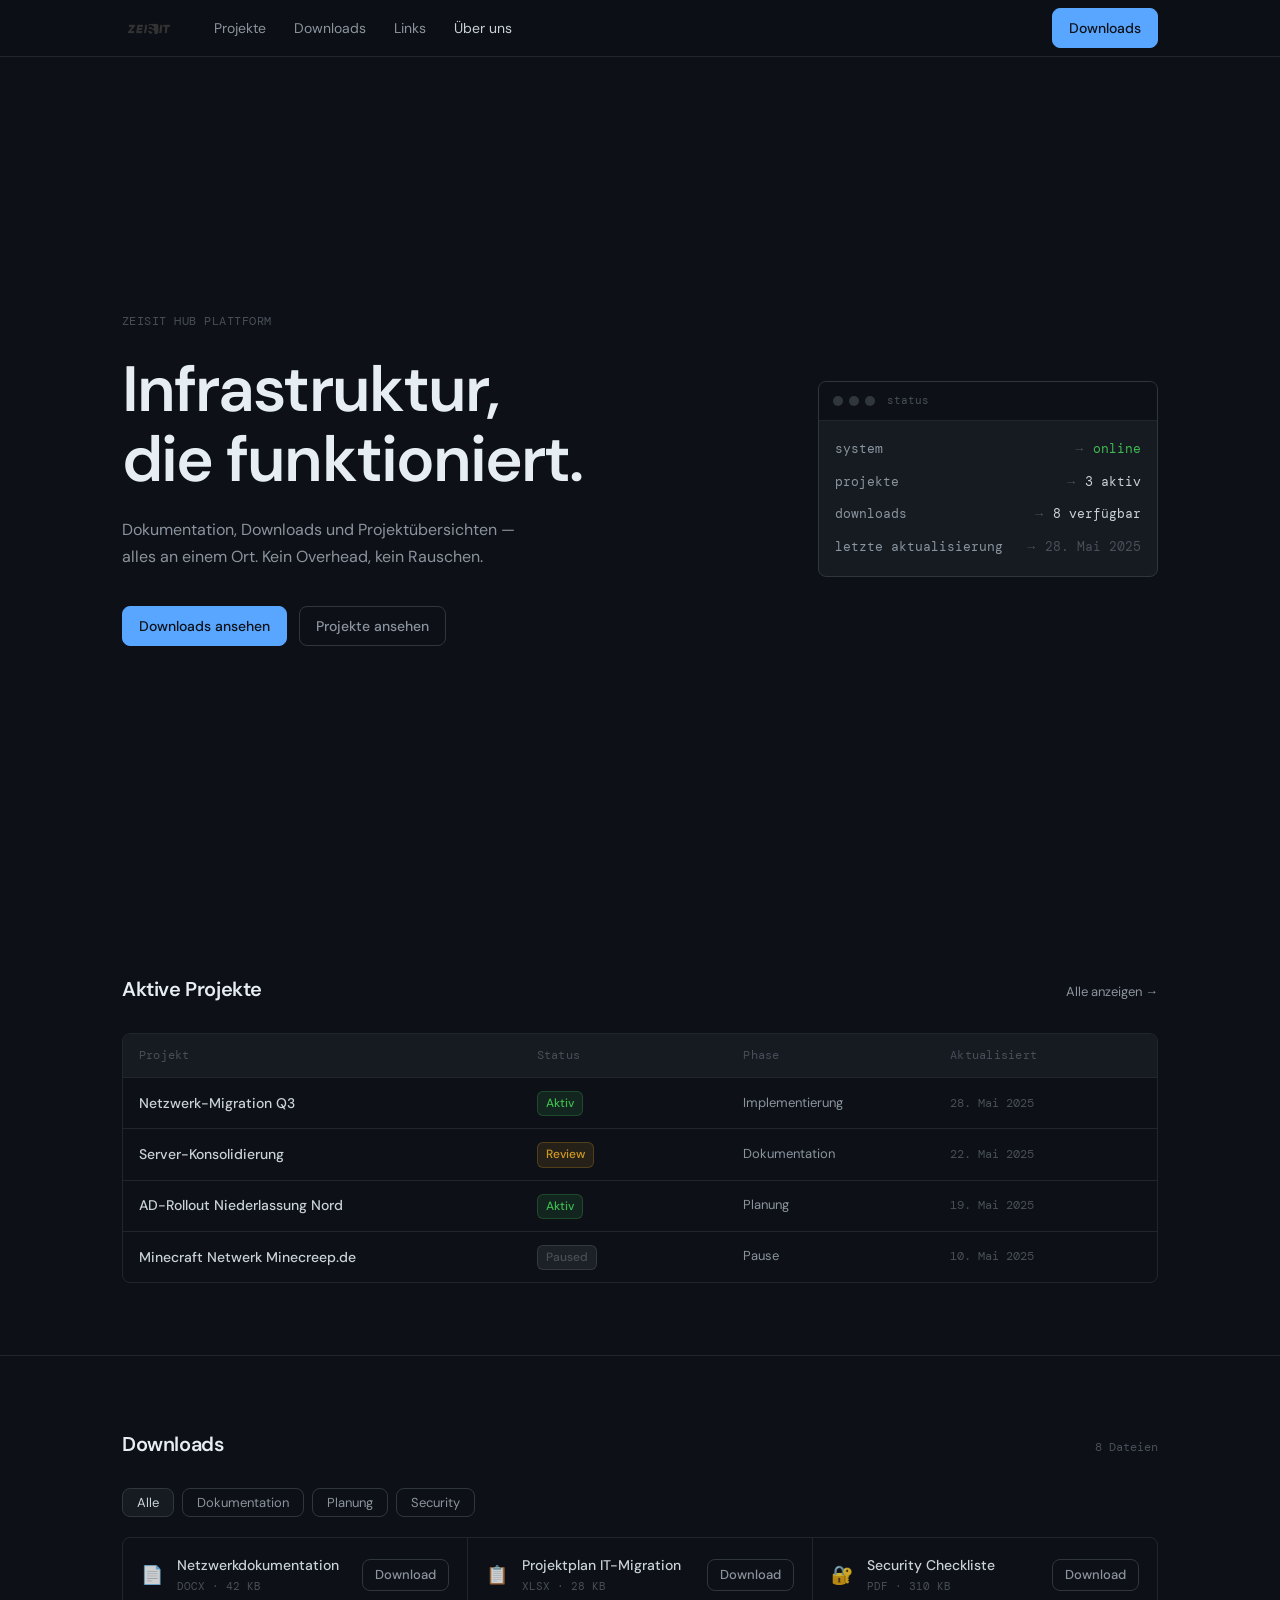
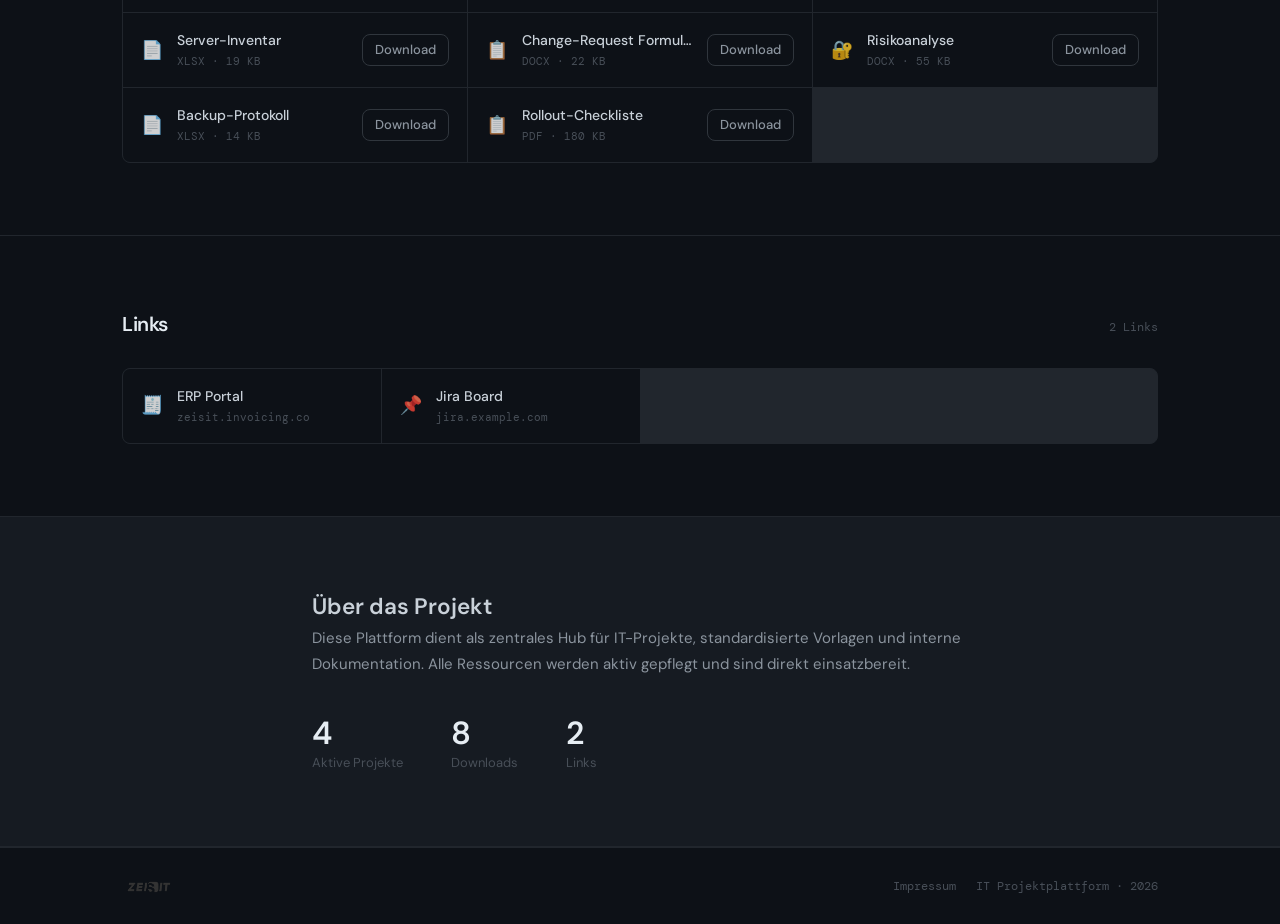
<file: index.html>
<!DOCTYPE html>
<html lang="de">
<head>
  <meta charset="UTF-8" />
  <meta name="viewport" content="width=device-width, initial-scale=1.0" />
  <title>Zeisit</title>
  <link rel="stylesheet" href="style.css" />
</head>
<body>

  <!-- NAV -->
  <nav class="nav">
    <div class="nav-inner">
      <a href="#" class="nav-brand">
        <img src="./assests/img/logo.png" alt="Zeisit" class="nav-logo-img" onerror="this.style.display='none';this.nextElementSibling.style.display='inline'">
        <span class="nav-logo" style="display:none">Zeisit<span class="logo-dot">.</span></span>
      </a>
      <div id="nav-menu" class="nav-menu">
        <ul class="nav-links">
          <li><a href="#projects">Projekte</a></li>
          <li><a href="#templates">Downloads</a></li>
          <li><a href="#links">Links</a></li>
          <li><a href="#about">Über uns</a></li>
        </ul>
        <a href="#templates" class="btn btn-primary">Downloads</a>
      </div>
      <button id="nav-toggle" class="nav-toggle" aria-label="Menu" aria-expanded="false">
        <span></span><span></span><span></span>
      </button>
    </div>
  </nav>

  <!-- HERO -->
  <section class="hero">
    <div class="hero-inner">
      <div class="hero-tag">Zeisit HUB Plattform</div>
      <h1 class="hero-title">Infrastruktur,<br>die funktioniert.</h1>
      <p class="hero-sub">Dokumentation, Downloads und Projektübersichten — alles an einem Ort. Kein Overhead, kein Rauschen.</p>
      <div class="hero-actions">
        <a href="#templates" class="btn btn-primary">Downloads ansehen</a>
        <a href="#projects" class="btn btn-ghost">Projekte ansehen</a>
      </div>
    </div>
    <div class="hero-terminal">
      <div class="terminal-header">
        <span class="t-dot"></span><span class="t-dot"></span><span class="t-dot"></span>
        <span class="terminal-title">status</span>
      </div>
      <div class="terminal-body">
        <div class="t-line"><span class="t-key">system</span><span class="t-sep">→</span><span class="t-val ok">online</span></div>
        <div class="t-line"><span class="t-key">projekte</span><span class="t-sep">→</span><span class="t-val" id="terminal-projects">—</span></div>
        <div class="t-line"><span class="t-key">downloads</span><span class="t-sep">→</span><span class="t-val" id="terminal-downloads">—</span></div>
        <div class="t-line"><span class="t-key">letzte aktualisierung</span><span class="t-sep">→</span><span class="t-val muted" id="terminal-updated">—</span></div>
      </div>
    </div>
  </section>

  <!-- PROJECT OVERVIEW -->
  <section class="section" id="projects">
    <div class="container">
      <div class="section-head">
        <h2>Aktive Projekte</h2>
        <a href="#" class="link-small">Alle anzeigen →</a>
      </div>
      <div class="project-table">
        <div class="table-row table-head">
          <span>Projekt</span>
          <span>Status</span>
          <span>Phase</span>
          <span>Aktualisiert</span>
        </div>
        <div id="projectTable"></div>
      </div>
    </div>
  </section>

  <!-- DIVIDER -->
  <div class="section-divider"></div>

  <!-- DOWNLOADS -->
  <section class="section" id="templates">
    <div class="container">
      <div class="section-head">
        <h2>Downloads</h2>
        <span class="count-tag" id="downloads-count">—</span>
      </div>

      <div class="template-filters">
        <button class="filter-btn active" data-filter="all">Alle</button>
        <button class="filter-btn" data-filter="docs">Dokumentation</button>
        <button class="filter-btn" data-filter="planning">Planung</button>
        <button class="filter-btn" data-filter="security">Security</button>
      </div>

      <div class="template-grid" id="templateGrid"></div>
    </div>
  </section>

  <!-- DIVIDER -->
  <div class="section-divider"></div>

  <!-- LINKS -->
  <section class="section" id="links">
    <div class="container">
      <div class="section-head">
        <h2>Links</h2>
        <span class="count-tag" id="links-count">—</span>
      </div>
      <div class="link-grid" id="linkGrid"></div>
    </div>
  </section>

  <!-- ABOUT -->
  <section class="section section-alt" id="about">
    <div class="container container-narrow">
      <h2>Über das Projekt</h2>
      <p class="about-text">Diese Plattform dient als zentrales Hub für IT-Projekte, standardisierte Vorlagen und interne Dokumentation. Alle Ressourcen werden aktiv gepflegt und sind direkt einsatzbereit.</p>
      <div class="about-stats">
        <div class="stat-item">
          <div class="stat-num" id="count-projects">—</div>
          <div class="stat-label">Aktive Projekte</div>
        </div>
        <div class="stat-item">
          <div class="stat-num" id="count-downloads">—</div>
          <div class="stat-label">Downloads</div>
        </div>
        <div class="stat-item">
          <div class="stat-num" id="count-links">—</div>
          <div class="stat-label">Links</div>
        </div>
      </div>
    </div>
  </section>

  <!-- FOOTER -->
  <footer class="footer">
    <div class="container">
      <div class="footer-inner">
        <a href="#" class="nav-brand">
          <img src="./assests/img/logo.png" alt="Zeisit" class="nav-logo-img" onerror="this.style.display='none';this.nextElementSibling.style.display='inline'">
          <span class="nav-logo" style="display:none">Zeisit<span class="logo-dot">.</span></span>
        </a>
        <div class="footer-right">
          <a href="impressum.html" class="footer-link">Impressum</a>
          <span class="footer-copy">IT Projektplattform · <span id="footer-year">2025</span></span>
        </div>
      </div>
    </div>
  </footer>

  <script src="main.js"></script>
</body>
</html>
</file>
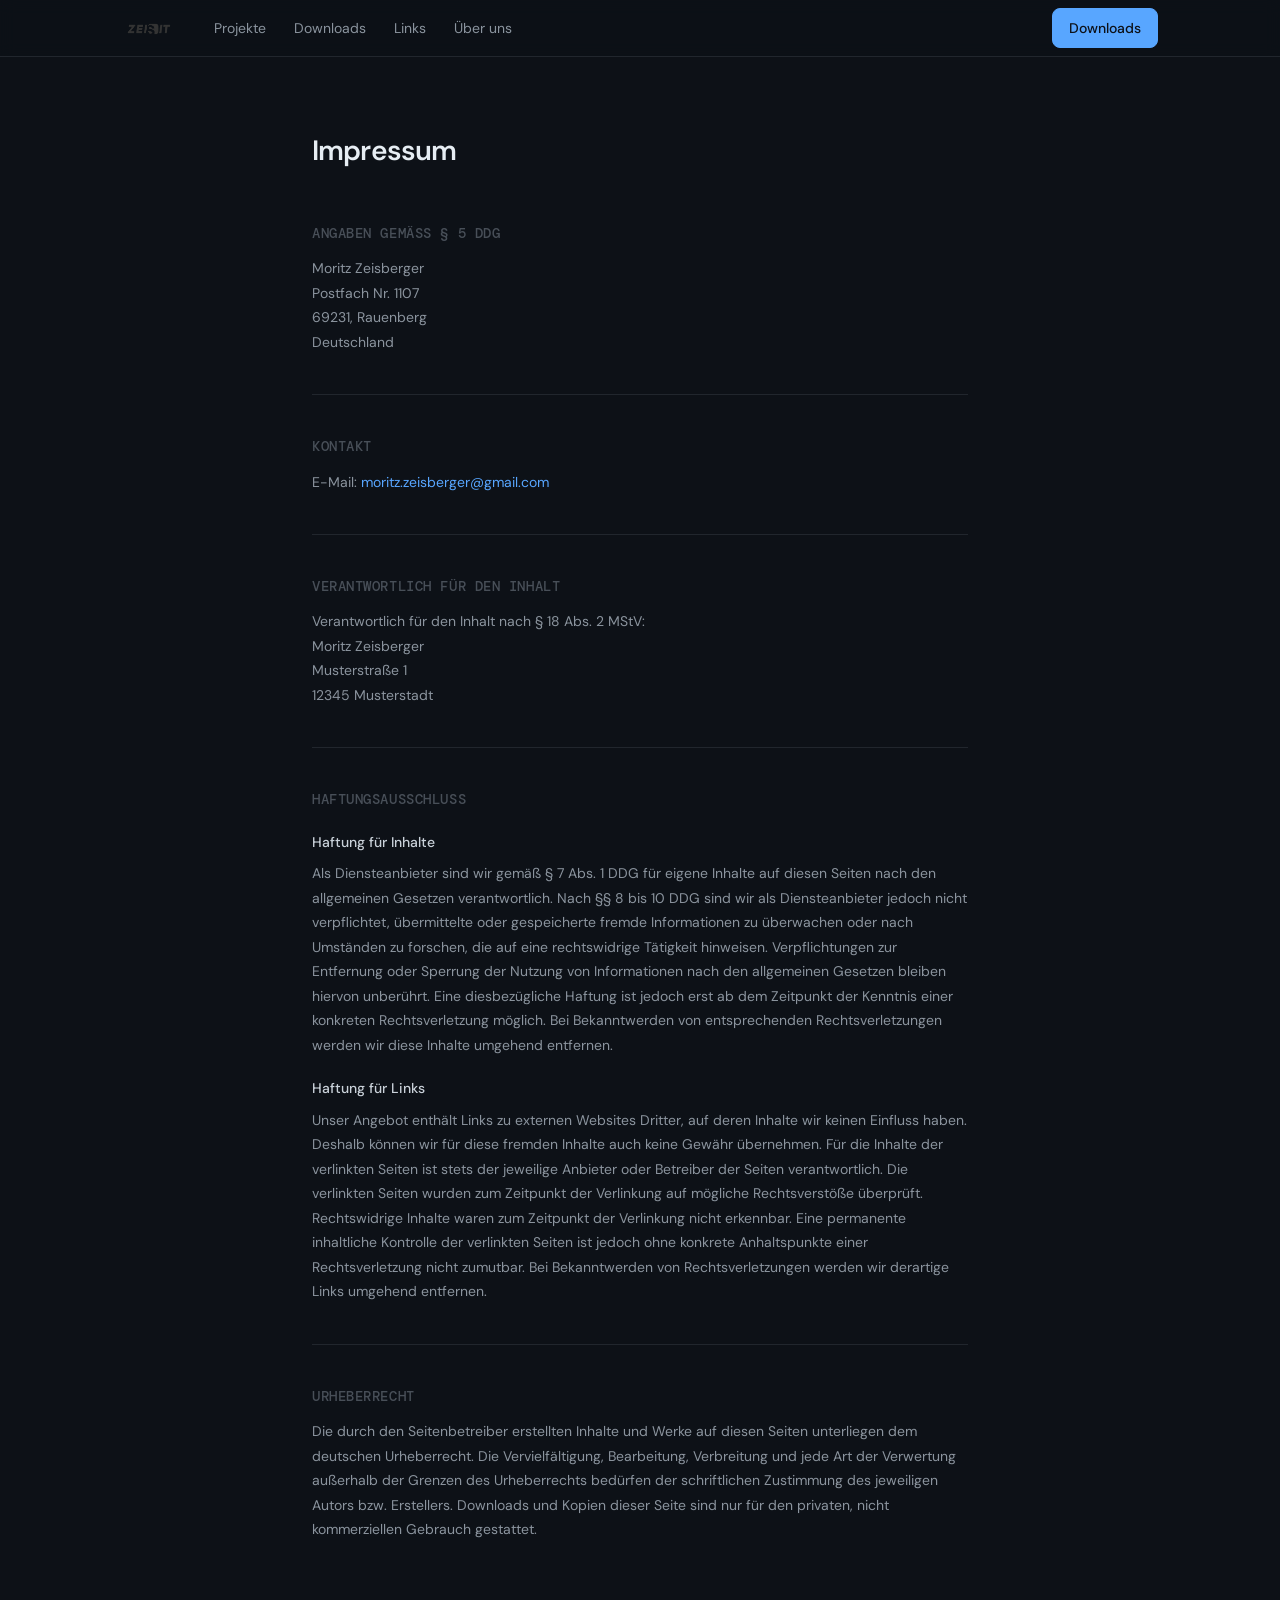
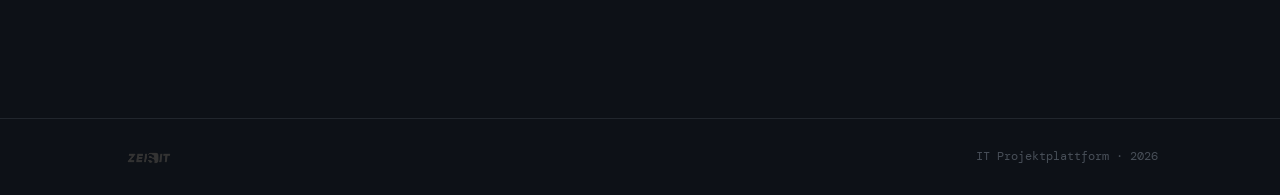
<file: impressum.html>
<!DOCTYPE html>
<html lang="de">
<head>
  <meta charset="UTF-8" />
  <meta name="viewport" content="width=device-width, initial-scale=1.0" />
  <title>Impressum – Zeisit</title>
  <link rel="stylesheet" href="style.css" />
</head>
<body>

  <!-- NAV -->
  <nav class="nav">
    <div class="nav-inner">
      <a href="index.html" class="nav-brand">
        <img src="./assests/img/logo.png" alt="Zeisit" class="nav-logo-img" onerror="this.style.display='none';this.nextElementSibling.style.display='inline'">
        <span class="nav-logo" style="display:none">Zeisit<span class="logo-dot">.</span></span>
      </a>
      <div class="nav-menu" style="flex:1">
        <ul class="nav-links">
          <li><a href="index.html#projects">Projekte</a></li>
          <li><a href="index.html#templates">Downloads</a></li>
          <li><a href="index.html#links">Links</a></li>
          <li><a href="index.html#about">Über uns</a></li>
        </ul>
        <a href="index.html#templates" class="btn btn-primary">Downloads</a>
      </div>
    </div>
  </nav>

  <!-- IMPRESSUM -->
  <main class="impressum-wrap">
    <div class="container container-narrow">

      <h1 class="impressum-title">Impressum</h1>

      <section class="impressum-block">
        <h2>Angaben gemäß § 5 DDG</h2>
        <p>
          Moritz Zeisberger<br>
          Postfach Nr. 1107<br><!-- TODO: echte Adresse eintragen -->
          69231, Rauenberg<br>
          Deutschland
        </p>
      </section>

      <section class="impressum-block">
        <h2>Kontakt</h2>
        <p>
          E-Mail: <a href="mailto:moritz.zeisberger@gmail.com">moritz.zeisberger@gmail.com</a>
        </p>
      </section>

      <section class="impressum-block">
        <h2>Verantwortlich für den Inhalt</h2>
        <p>
          Verantwortlich für den Inhalt nach § 18 Abs. 2 MStV:<br>
          Moritz Zeisberger<br>
          Musterstraße 1<br><!-- TODO: echte Adresse eintragen -->
          12345 Musterstadt
        </p>
      </section>

      <section class="impressum-block">
        <h2>Haftungsausschluss</h2>
        <h3>Haftung für Inhalte</h3>
        <p>
          Als Diensteanbieter sind wir gemäß § 7 Abs. 1 DDG für eigene Inhalte auf diesen Seiten nach den allgemeinen Gesetzen verantwortlich. Nach §§ 8 bis 10 DDG sind wir als Diensteanbieter jedoch nicht verpflichtet, übermittelte oder gespeicherte fremde Informationen zu überwachen oder nach Umständen zu forschen, die auf eine rechtswidrige Tätigkeit hinweisen. Verpflichtungen zur Entfernung oder Sperrung der Nutzung von Informationen nach den allgemeinen Gesetzen bleiben hiervon unberührt. Eine diesbezügliche Haftung ist jedoch erst ab dem Zeitpunkt der Kenntnis einer konkreten Rechtsverletzung möglich. Bei Bekanntwerden von entsprechenden Rechtsverletzungen werden wir diese Inhalte umgehend entfernen.
        </p>
        <h3>Haftung für Links</h3>
        <p>
          Unser Angebot enthält Links zu externen Websites Dritter, auf deren Inhalte wir keinen Einfluss haben. Deshalb können wir für diese fremden Inhalte auch keine Gewähr übernehmen. Für die Inhalte der verlinkten Seiten ist stets der jeweilige Anbieter oder Betreiber der Seiten verantwortlich. Die verlinkten Seiten wurden zum Zeitpunkt der Verlinkung auf mögliche Rechtsverstöße überprüft. Rechtswidrige Inhalte waren zum Zeitpunkt der Verlinkung nicht erkennbar. Eine permanente inhaltliche Kontrolle der verlinkten Seiten ist jedoch ohne konkrete Anhaltspunkte einer Rechtsverletzung nicht zumutbar. Bei Bekanntwerden von Rechtsverletzungen werden wir derartige Links umgehend entfernen.
        </p>
      </section>

      <section class="impressum-block">
        <h2>Urheberrecht</h2>
        <p>
          Die durch den Seitenbetreiber erstellten Inhalte und Werke auf diesen Seiten unterliegen dem deutschen Urheberrecht. Die Vervielfältigung, Bearbeitung, Verbreitung und jede Art der Verwertung außerhalb der Grenzen des Urheberrechts bedürfen der schriftlichen Zustimmung des jeweiligen Autors bzw. Erstellers. Downloads und Kopien dieser Seite sind nur für den privaten, nicht kommerziellen Gebrauch gestattet.
        </p>
      </section>

    </div>
  </main>

  <!-- FOOTER -->
  <footer class="footer">
    <div class="container">
      <div class="footer-inner">
        <a href="index.html" class="nav-brand">
          <img src="./assests/img/logo.png" alt="Zeisit" class="nav-logo-img" onerror="this.style.display='none';this.nextElementSibling.style.display='inline'">
          <span class="nav-logo" style="display:none">Zeisit<span class="logo-dot">.</span></span>
        </a>
        <span class="footer-copy">IT Projektplattform · <span id="footer-year">2025</span></span>
      </div>
    </div>
  </footer>

  <script>
    document.getElementById('footer-year').textContent = new Date().getFullYear();
  </script>
</body>
</html>
</file>
<file: style.css>
/* ===== FONTS ===== */
@font-face {
  font-family: 'DM Mono';
  font-style: normal;
  font-weight: 400;
  font-display: swap;
  src: url('/assests/fonts/dm-mono-400-latin-ext.woff2') format('woff2');
  unicode-range: U+0100-02BA, U+02BD-02C5, U+02C7-02CC, U+02CE-02D7, U+02DD-02FF, U+0304, U+0308, U+0329, U+1D00-1DBF, U+1E00-1E9F, U+1EF2-1EFF, U+2020, U+20A0-20AB, U+20AD-20C0, U+2113, U+2C60-2C7F, U+A720-A7FF;
}
@font-face {
  font-family: 'DM Mono';
  font-style: normal;
  font-weight: 400;
  font-display: swap;
  src: url('/assests/fonts/dm-mono-400-latin.woff2') format('woff2');
  unicode-range: U+0000-00FF, U+0131, U+0152-0153, U+02BB-02BC, U+02C6, U+02DA, U+02DC, U+0304, U+0308, U+0329, U+2000-206F, U+20AC, U+2122, U+2191, U+2193, U+2212, U+2215, U+FEFF, U+FFFD;
}
@font-face {
  font-family: 'DM Mono';
  font-style: normal;
  font-weight: 500;
  font-display: swap;
  src: url('/assests/fonts/dm-mono-500-latin-ext.woff2') format('woff2');
  unicode-range: U+0100-02BA, U+02BD-02C5, U+02C7-02CC, U+02CE-02D7, U+02DD-02FF, U+0304, U+0308, U+0329, U+1D00-1DBF, U+1E00-1E9F, U+1EF2-1EFF, U+2020, U+20A0-20AB, U+20AD-20C0, U+2113, U+2C60-2C7F, U+A720-A7FF;
}
@font-face {
  font-family: 'DM Mono';
  font-style: normal;
  font-weight: 500;
  font-display: swap;
  src: url('/assests/fonts/dm-mono-500-latin.woff2') format('woff2');
  unicode-range: U+0000-00FF, U+0131, U+0152-0153, U+02BB-02BC, U+02C6, U+02DA, U+02DC, U+0304, U+0308, U+0329, U+2000-206F, U+20AC, U+2122, U+2191, U+2193, U+2212, U+2215, U+FEFF, U+FFFD;
}
@font-face {
  font-family: 'DM Sans';
  font-style: normal;
  font-weight: 300;
  font-display: swap;
  src: url('/assests/fonts/dm-sans-latin-ext.woff2') format('woff2');
  unicode-range: U+0100-02BA, U+02BD-02C5, U+02C7-02CC, U+02CE-02D7, U+02DD-02FF, U+0304, U+0308, U+0329, U+1D00-1DBF, U+1E00-1E9F, U+1EF2-1EFF, U+2020, U+20A0-20AB, U+20AD-20C0, U+2113, U+2C60-2C7F, U+A720-A7FF;
}
@font-face {
  font-family: 'DM Sans';
  font-style: normal;
  font-weight: 300;
  font-display: swap;
  src: url('/assests/fonts/dm-sans-latin.woff2') format('woff2');
  unicode-range: U+0000-00FF, U+0131, U+0152-0153, U+02BB-02BC, U+02C6, U+02DA, U+02DC, U+0304, U+0308, U+0329, U+2000-206F, U+20AC, U+2122, U+2191, U+2193, U+2212, U+2215, U+FEFF, U+FFFD;
}
@font-face {
  font-family: 'DM Sans';
  font-style: normal;
  font-weight: 400;
  font-display: swap;
  src: url('/assests/fonts/dm-sans-latin-ext.woff2') format('woff2');
  unicode-range: U+0100-02BA, U+02BD-02C5, U+02C7-02CC, U+02CE-02D7, U+02DD-02FF, U+0304, U+0308, U+0329, U+1D00-1DBF, U+1E00-1E9F, U+1EF2-1EFF, U+2020, U+20A0-20AB, U+20AD-20C0, U+2113, U+2C60-2C7F, U+A720-A7FF;
}
@font-face {
  font-family: 'DM Sans';
  font-style: normal;
  font-weight: 400;
  font-display: swap;
  src: url('/assests/fonts/dm-sans-latin.woff2') format('woff2');
  unicode-range: U+0000-00FF, U+0131, U+0152-0153, U+02BB-02BC, U+02C6, U+02DA, U+02DC, U+0304, U+0308, U+0329, U+2000-206F, U+20AC, U+2122, U+2191, U+2193, U+2212, U+2215, U+FEFF, U+FFFD;
}
@font-face {
  font-family: 'DM Sans';
  font-style: normal;
  font-weight: 500;
  font-display: swap;
  src: url('/assests/fonts/dm-sans-latin-ext.woff2') format('woff2');
  unicode-range: U+0100-02BA, U+02BD-02C5, U+02C7-02CC, U+02CE-02D7, U+02DD-02FF, U+0304, U+0308, U+0329, U+1D00-1DBF, U+1E00-1E9F, U+1EF2-1EFF, U+2020, U+20A0-20AB, U+20AD-20C0, U+2113, U+2C60-2C7F, U+A720-A7FF;
}
@font-face {
  font-family: 'DM Sans';
  font-style: normal;
  font-weight: 500;
  font-display: swap;
  src: url('/assests/fonts/dm-sans-latin.woff2') format('woff2');
  unicode-range: U+0000-00FF, U+0131, U+0152-0153, U+02BB-02BC, U+02C6, U+02DA, U+02DC, U+0304, U+0308, U+0329, U+2000-206F, U+20AC, U+2122, U+2191, U+2193, U+2212, U+2215, U+FEFF, U+FFFD;
}
@font-face {
  font-family: 'DM Sans';
  font-style: normal;
  font-weight: 600;
  font-display: swap;
  src: url('/assests/fonts/dm-sans-latin-ext.woff2') format('woff2');
  unicode-range: U+0100-02BA, U+02BD-02C5, U+02C7-02CC, U+02CE-02D7, U+02DD-02FF, U+0304, U+0308, U+0329, U+1D00-1DBF, U+1E00-1E9F, U+1EF2-1EFF, U+2020, U+20A0-20AB, U+20AD-20C0, U+2113, U+2C60-2C7F, U+A720-A7FF;
}
@font-face {
  font-family: 'DM Sans';
  font-style: normal;
  font-weight: 600;
  font-display: swap;
  src: url('/assests/fonts/dm-sans-latin.woff2') format('woff2');
  unicode-range: U+0000-00FF, U+0131, U+0152-0153, U+02BB-02BC, U+02C6, U+02DA, U+02DC, U+0304, U+0308, U+0329, U+2000-206F, U+20AC, U+2122, U+2191, U+2193, U+2212, U+2215, U+FEFF, U+FFFD;
}

/* ===== RESET & BASE ===== */
*, *::before, *::after { box-sizing: border-box; margin: 0; padding: 0; }

:root {
  --bg:       #0d1117;
  --surface:  #161b22;
  --border:   #21262d;
  --border-2: #30363d;
  --primary:  #58a6ff;
  --text:     #c9d1d9;
  --text-dim: #8b949e;
  --text-faint: #484f58;
  --ok:       #3fb950;
  --warn:     #d29922;
  --radius:   8px;
}

html { scroll-behavior: smooth; }

body {
  font-family: 'DM Sans', sans-serif;
  background: var(--bg);
  color: var(--text);
  font-size: 15px;
  line-height: 1.6;
  -webkit-font-smoothing: antialiased;
}

a { color: inherit; text-decoration: none; }

/* ===== LAYOUT ===== */
.container {
  max-width: 1100px;
  margin: 0 auto;
  padding: 0 32px;
}

.container-narrow {
  max-width: 720px;
}

/* ===== NAV ===== */
.nav {
  position: sticky;
  top: 0;
  z-index: 100;
  background: rgba(13, 17, 23, 0.92);
  backdrop-filter: blur(8px);
  border-bottom: 1px solid var(--border);
}

.nav-inner {
  max-width: 1100px;
  margin: 0 auto;
  padding: 0 32px;
  height: 56px;
  display: flex;
  align-items: center;
  gap: 40px;
}

.nav-brand {
  display: flex;
  align-items: center;
  gap: 8px;
  text-decoration: none;
}

.nav-logo-img {
  height: 28px;
  width: auto;
}

.nav-logo {
  font-family: 'DM Mono', monospace;
  font-size: 17px;
  font-weight: 500;
  color: var(--text);
  letter-spacing: -0.02em;
}

.logo-dot { color: var(--primary); }

.nav-links {
  display: flex;
  list-style: none;
  gap: 28px;
  flex: 1;
}

.nav-links a {
  font-size: 14px;
  color: var(--text-dim);
  transition: color 150ms ease;
}

.nav-links a:hover { color: var(--text); }

/* ===== BUTTONS ===== */
.btn {
  display: inline-flex;
  align-items: center;
  gap: 6px;
  padding: 8px 16px;
  border-radius: var(--radius);
  font-size: 14px;
  font-weight: 500;
  font-family: inherit;
  cursor: pointer;
  border: 1px solid transparent;
  transition: background 150ms ease, border-color 150ms ease, color 150ms ease;
  white-space: nowrap;
}

.btn-primary {
  background: var(--primary);
  color: #0d1117;
  border-color: var(--primary);
}

.btn-primary:hover {
  background: #79b8ff;
  border-color: #79b8ff;
}

.btn-ghost {
  background: transparent;
  color: var(--text-dim);
  border-color: var(--border-2);
}

.btn-ghost:hover {
  color: var(--text);
  border-color: var(--text-faint);
}

.btn-sm {
  padding: 5px 12px;
  font-size: 13px;
  background: transparent;
  color: var(--text-dim);
  border: 1px solid var(--border-2);
}

.btn-sm:hover {
  color: var(--text);
  border-color: var(--primary);
}

/* ===== HERO ===== */
.hero {
  min-height: calc(100vh - 56px);
  display: flex;
  align-items: center;
  padding: 80px 32px;
  max-width: 1100px;
  margin: 0 auto;
  gap: 64px;
}

.hero-inner {
  flex: 1;
}

.hero-tag {
  font-family: 'DM Mono', monospace;
  font-size: 12px;
  color: var(--text-faint);
  letter-spacing: 0.04em;
  margin-bottom: 24px;
  text-transform: uppercase;
}

.hero-title {
  font-size: clamp(40px, 6vw, 64px);
  font-weight: 600;
  line-height: 1.1;
  letter-spacing: -0.03em;
  color: #e6edf3;
  margin-bottom: 20px;
}

.hero-sub {
  font-size: 16px;
  color: var(--text-dim);
  max-width: 420px;
  line-height: 1.7;
  margin-bottom: 36px;
}

.hero-actions {
  display: flex;
  gap: 12px;
  align-items: center;
}

/* ===== TERMINAL ===== */
.hero-terminal {
  flex-shrink: 0;
  width: 340px;
  border: 1px solid var(--border-2);
  border-radius: var(--radius);
  background: var(--surface);
  overflow: hidden;
}

.terminal-header {
  display: flex;
  align-items: center;
  gap: 6px;
  padding: 10px 14px;
  border-bottom: 1px solid var(--border);
  background: var(--bg);
}

.t-dot {
  width: 10px;
  height: 10px;
  border-radius: 50%;
  background: var(--border-2);
}

.terminal-title {
  font-family: 'DM Mono', monospace;
  font-size: 11px;
  color: var(--text-faint);
  margin-left: 6px;
}

.terminal-body {
  padding: 18px 16px;
  display: flex;
  flex-direction: column;
  gap: 12px;
}

.t-line {
  display: flex;
  align-items: center;
  gap: 10px;
  font-family: 'DM Mono', monospace;
  font-size: 13px;
}

.t-key { color: var(--text-dim); flex: 1; }
.t-sep { color: var(--text-faint); }
.t-val { color: var(--text); }
.t-val.ok { color: var(--ok); }
.t-val.muted { color: var(--text-faint); }

/* ===== SECTIONS ===== */
.section {
  padding: 72px 0;
}

.section-alt {
  background: var(--surface);
  border-top: 1px solid var(--border);
  border-bottom: 1px solid var(--border);
}

.section-divider {
  height: 1px;
  background: var(--border);
}

.section-head {
  display: flex;
  align-items: baseline;
  justify-content: space-between;
  margin-bottom: 28px;
}

.section-head h2 {
  font-size: 20px;
  font-weight: 600;
  color: #e6edf3;
  letter-spacing: -0.02em;
}

.link-small {
  font-size: 13px;
  color: var(--text-dim);
  transition: color 150ms ease;
}

.link-small:hover { color: var(--primary); }

.count-tag {
  font-family: 'DM Mono', monospace;
  font-size: 12px;
  color: var(--text-faint);
}

/* ===== PROJECT TABLE ===== */
.project-table {
  border: 1px solid var(--border);
  border-radius: var(--radius);
  overflow: hidden;
}

.table-row {
  display: grid;
  grid-template-columns: 2fr 1fr 1fr 1fr;
  align-items: center;
  padding: 12px 16px;
  gap: 16px;
}

.table-head {
  font-size: 12px;
  color: var(--text-faint);
  font-family: 'DM Mono', monospace;
  background: var(--surface);
  border-bottom: 1px solid var(--border);
  letter-spacing: 0.02em;
}

.table-item {
  border-bottom: 1px solid var(--border);
  transition: background 120ms ease;
  cursor: pointer;
}

.table-item:last-child { border-bottom: none; }
.table-item:hover { background: rgba(88, 166, 255, 0.04); }

.proj-name {
  font-weight: 500;
  color: var(--text);
  font-size: 14px;
}

.proj-phase {
  font-size: 13px;
  color: var(--text-dim);
}

.proj-date {
  font-family: 'DM Mono', monospace;
  font-size: 12px;
  color: var(--text-faint);
}

/* ===== BADGES ===== */
.badge {
  display: inline-block;
  padding: 2px 8px;
  border-radius: 6px;
  font-size: 12px;
  font-weight: 500;
  border: 1px solid transparent;
}

.badge-green {
  background: rgba(63, 185, 80, 0.12);
  color: var(--ok);
  border-color: rgba(63, 185, 80, 0.25);
}

.badge-yellow {
  background: rgba(210, 153, 34, 0.12);
  color: var(--warn);
  border-color: rgba(210, 153, 34, 0.25);
}

.badge-gray {
  background: rgba(139, 148, 158, 0.12);
  color: var(--text-faint);
  border-color: rgba(139, 148, 158, 0.2);
}

/* ===== TEMPLATE FILTERS ===== */
.template-filters {
  display: flex;
  gap: 8px;
  margin-bottom: 20px;
}

.filter-btn {
  padding: 5px 14px;
  border-radius: var(--radius);
  font-size: 13px;
  font-family: inherit;
  cursor: pointer;
  border: 1px solid var(--border-2);
  background: transparent;
  color: var(--text-dim);
  transition: all 150ms ease;
}

.filter-btn:hover {
  color: var(--text);
  border-color: var(--text-faint);
}

.filter-btn.active {
  background: var(--surface);
  color: var(--text);
  border-color: var(--border-2);
}

/* ===== TEMPLATE GRID ===== */
.template-grid {
  display: grid;
  grid-template-columns: repeat(auto-fill, minmax(280px, 1fr));
  gap: 1px;
  border: 1px solid var(--border);
  border-radius: var(--radius);
  overflow: hidden;
  background: var(--border);
}

.template-card {
  display: flex;
  align-items: center;
  gap: 14px;
  padding: 16px 18px;
  background: var(--bg);
  transition: background 150ms ease;
}

.template-card:hover { background: var(--surface); }

.template-card[style*="none"] { display: none; }

.tmpl-icon {
  font-size: 18px;
  flex-shrink: 0;
  opacity: 0.8;
}

.tmpl-info { flex: 1; min-width: 0; }

.tmpl-name {
  font-size: 14px;
  font-weight: 500;
  color: var(--text);
  white-space: nowrap;
  overflow: hidden;
  text-overflow: ellipsis;
}

.tmpl-meta {
  font-family: 'DM Mono', monospace;
  font-size: 11px;
  color: var(--text-faint);
  margin-top: 2px;
}

/* ===== ABOUT ===== */
.about-text {
  font-size: 15px;
  color: var(--text-dim);
  line-height: 1.75;
  margin-bottom: 40px;
}

.about-stats {
  display: flex;
  gap: 48px;
}

.stat-num {
  font-size: 32px;
  font-weight: 600;
  color: #e6edf3;
  letter-spacing: -0.03em;
  line-height: 1;
}

.stat-label {
  font-size: 13px;
  color: var(--text-faint);
  margin-top: 4px;
}

/* ===== FOOTER ===== */
.footer {
  padding: 24px 0;
  border-top: 1px solid var(--border);
}

.footer-inner {
  display: flex;
  align-items: center;
  justify-content: space-between;
}

.footer-right {
  display: flex;
  align-items: center;
  gap: 20px;
}

.footer-copy {
  font-family: 'DM Mono', monospace;
  font-size: 12px;
  color: var(--text-faint);
}

.footer-link {
  font-family: 'DM Mono', monospace;
  font-size: 12px;
  color: var(--text-faint);
  transition: color 150ms ease;
}

.footer-link:hover { color: var(--text); }

/* ===== IMPRESSUM ===== */
.impressum-wrap {
  padding: 72px 0 96px;
}

.impressum-title {
  font-size: 28px;
  font-weight: 600;
  color: #e6edf3;
  letter-spacing: -0.03em;
  margin-bottom: 48px;
}

.impressum-block {
  margin-bottom: 40px;
  padding-bottom: 40px;
  border-bottom: 1px solid var(--border);
}

.impressum-block:last-child {
  border-bottom: none;
}

.impressum-block h2 {
  font-size: 14px;
  font-weight: 500;
  color: var(--text-faint);
  font-family: 'DM Mono', monospace;
  letter-spacing: 0.04em;
  text-transform: uppercase;
  margin-bottom: 12px;
}

.impressum-block h3 {
  font-size: 14px;
  font-weight: 500;
  color: var(--text);
  margin-top: 20px;
  margin-bottom: 8px;
}

.impressum-block p {
  font-size: 14px;
  color: var(--text-dim);
  line-height: 1.75;
}

.impressum-block a {
  color: var(--primary);
  transition: opacity 150ms ease;
}

.impressum-block a:hover { opacity: 0.8; }

/* ===== MOBILE NAV ===== */
.nav-menu {
  display: flex;
  align-items: center;
  gap: 40px;
  flex: 1;
}

.nav-toggle {
  display: none;
  flex-direction: column;
  justify-content: center;
  gap: 5px;
  width: 32px;
  height: 32px;
  background: transparent;
  border: none;
  cursor: pointer;
  padding: 4px;
  margin-left: auto;
}

.nav-toggle span {
  display: block;
  height: 2px;
  background: var(--text-dim);
  border-radius: 2px;
  transition: all 180ms ease;
}

.nav-toggle.open span:nth-child(1) { transform: translateY(7px) rotate(45deg); }
.nav-toggle.open span:nth-child(2) { opacity: 0; }
.nav-toggle.open span:nth-child(3) { transform: translateY(-7px) rotate(-45deg); }

/* ===== LINK GRID ===== */
.link-grid {
  display: grid;
  grid-template-columns: repeat(auto-fill, minmax(240px, 1fr));
  gap: 1px;
  border: 1px solid var(--border);
  border-radius: var(--radius);
  overflow: hidden;
  background: var(--border);
}

.link-card {
  display: flex;
  align-items: center;
  gap: 14px;
  padding: 16px 18px;
  background: var(--bg);
  transition: background 150ms ease;
  text-decoration: none;
}

.link-card:hover { background: var(--surface); }

.lnk-icon {
  font-size: 18px;
  flex-shrink: 0;
  opacity: 0.8;
}

.lnk-info { flex: 1; min-width: 0; }

.lnk-name {
  font-size: 14px;
  font-weight: 500;
  color: var(--text);
  white-space: nowrap;
  overflow: hidden;
  text-overflow: ellipsis;
}

.lnk-label {
  font-family: 'DM Mono', monospace;
  font-size: 11px;
  color: var(--text-faint);
  margin-top: 2px;
  white-space: nowrap;
  overflow: hidden;
  text-overflow: ellipsis;
}

/* ===== RESPONSIVE ===== */
@media (max-width: 768px) {
  .container { padding: 0 20px; }

  /* Nav */
  .nav-toggle { display: flex; }

  .nav-menu {
    display: none;
    position: absolute;
    top: 56px;
    left: 0;
    right: 0;
    flex-direction: column;
    align-items: flex-start;
    gap: 0;
    background: var(--bg);
    border-bottom: 1px solid var(--border);
    padding: 16px 20px 20px;
    z-index: 99;
  }

  .nav-menu.open { display: flex; }

  .nav-links {
    flex-direction: column;
    gap: 0;
    width: 100%;
  }

  .nav-links li a {
    display: block;
    padding: 10px 0;
    border-bottom: 1px solid var(--border);
    font-size: 15px;
  }

  .nav-menu .btn {
    margin-top: 16px;
    width: 100%;
    justify-content: center;
  }

  /* Hero */
  .hero {
    flex-direction: column;
    padding: 48px 20px;
    min-height: auto;
    gap: 40px;
  }

  .hero-terminal { width: 100%; }

  .hero-actions { flex-direction: column; align-items: stretch; }
  .hero-actions .btn { justify-content: center; }

  /* Project table — hide Phase + Date columns */
  .table-row { grid-template-columns: 2fr 1fr; }
  .table-row > span:nth-child(3),
  .table-row > span:nth-child(4),
  .table-row > a:nth-child(3),
  .table-row > a:nth-child(4) { display: none; }

  /* Filters wrap */
  .template-filters { flex-wrap: wrap; }

  /* Link grid single column */
  .link-grid { grid-template-columns: 1fr; }

  /* About */
  .about-stats { gap: 32px; flex-wrap: wrap; }

  /* Section padding */
  .section { padding: 48px 0; }
}

@media (max-width: 480px) {
  .hero-title { font-size: 36px; }
  .template-grid { grid-template-columns: 1fr; }
  .about-stats { flex-direction: column; gap: 24px; }
}
</file>
